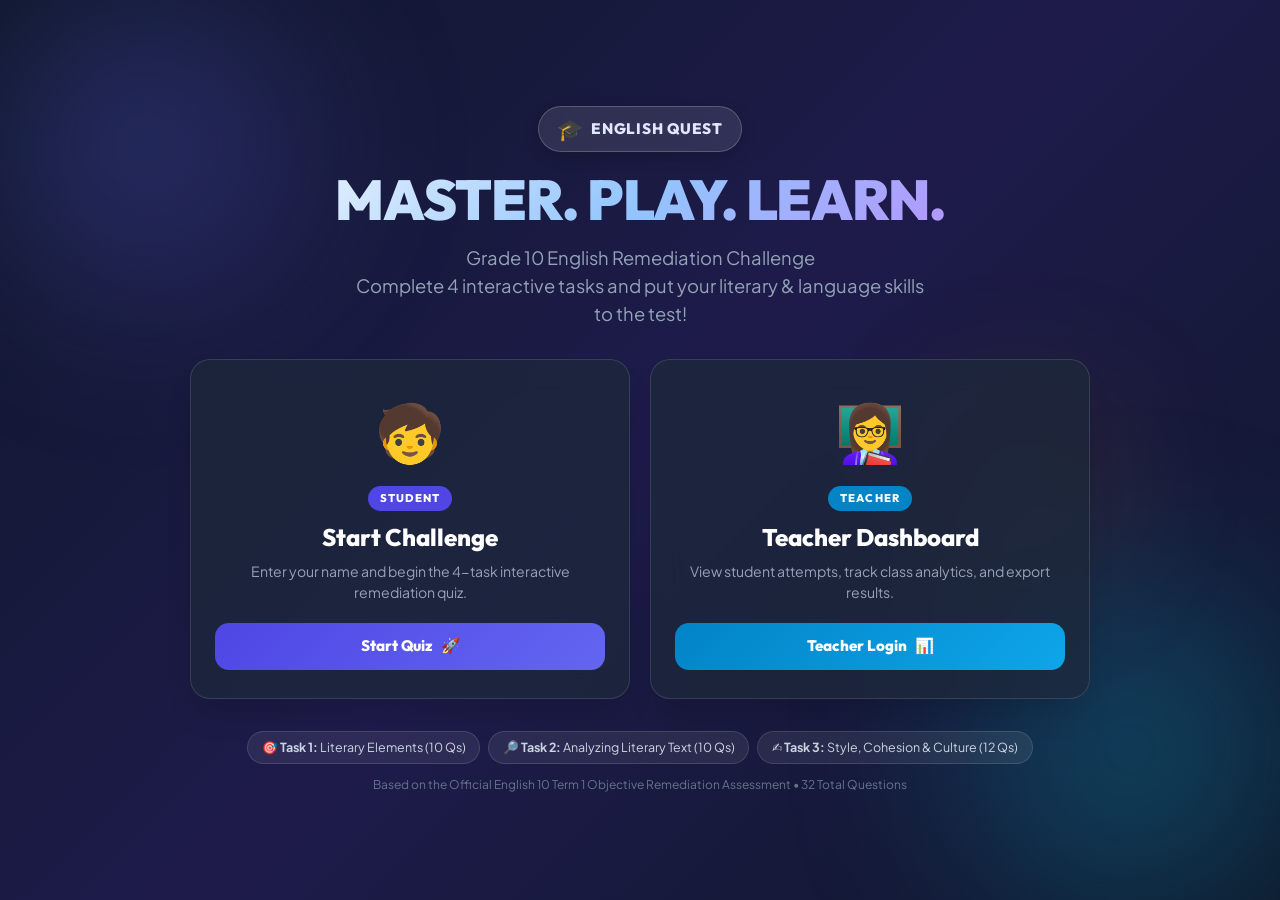
<file: index.html>
<!doctype html>
<html lang="en">
  <head>
    <meta charset="UTF-8" />
    <meta name="viewport" content="width=device-width, initial-scale=1.0" />
    <title>English Quest — Interactive English 10 Remediation</title>
    <link rel="preconnect" href="https://fonts.googleapis.com" />
    <link rel="preconnect" href="https://fonts.gstatic.com" crossorigin />
    <link
      href="https://fonts.googleapis.com/css2?family=Plus+Jakarta+Sans:wght@400;500;600;700;800&family=Outfit:wght@600;700;800;900&display=swap"
      rel="stylesheet"
    />
    <link rel="stylesheet" href="css/style.css" />
  </head>
  <body class="landing-body">
    <!-- Animated background particles/shapes -->
    <div class="bg-shape shape-1"></div>
    <div class="bg-shape shape-2"></div>
    <div class="bg-shape shape-3"></div>

    <div class="landing-container">
      <!-- Brand Header -->
      <header class="landing-header">
        <div class="hero-logo-badge">
          <span class="logo-emoji">🎓</span>
          <span class="logo-text">ENGLISH QUEST</span>
        </div>
        <h1 class="landing-title">MASTER. PLAY. LEARN.</h1>
        <p class="landing-subtitle">
          Grade 10 English Remediation Challenge<br />
          Complete 4 interactive tasks and put your literary & language skills
          to the test!
        </p>
      </header>

      <!-- Role Selection Cards -->
      <main class="portal-grid">
        <!-- Student Portal Option -->
        <a href="student.html" class="portal-card student-card">
          <div class="portal-card-glow"></div>
          <div class="portal-icon">🧒</div>
          <div class="portal-info">
            <span class="portal-role-tag student-tag">STUDENT</span>
            <h2 class="portal-heading">Start Challenge</h2>
            <p class="portal-desc">
              Enter your name and begin the 4-task interactive remediation quiz.
            </p>
          </div>
          <div class="portal-btn student-btn">
            <span>Start Quiz</span>
            <span class="btn-arrow">🚀</span>
          </div>
        </a>

        <!-- Teacher Portal Option -->
        <a href="teacher-login.html" class="portal-card teacher-card">
          <div class="portal-card-glow"></div>
          <div class="portal-icon">👩‍🏫</div>
          <div class="portal-info">
            <span class="portal-role-tag teacher-tag">TEACHER</span>
            <h2 class="portal-heading">Teacher Dashboard</h2>
            <p class="portal-desc">
              View student attempts, track class analytics, and export results.
            </p>
          </div>
          <div class="portal-btn teacher-btn">
            <span>Teacher Login</span>
            <span class="btn-arrow">📊</span>
          </div>
        </a>
      </main>

      <!-- Tasks Overview Bar -->
      <footer class="landing-footer">
        <div class="task-pill-bar">
          <div class="task-mini-pill">
            🎯 <strong>Task 1:</strong> Literary Elements (10 Qs)
          </div>
          <div class="task-mini-pill">
            🔎 <strong>Task 2:</strong> Analyzing Literary Text (10 Qs)
          </div>
          <div class="task-mini-pill">
            ✍️ <strong>Task 3:</strong> Style, Cohesion & Culture (12 Qs)
          </div>
        </div>
        <p class="curriculum-note">
          Based on the Official English 10 Term 1 Objective Remediation
          Assessment • 32 Total Questions
        </p>
      </footer>
    </div>
  </body>
</html>
</file>
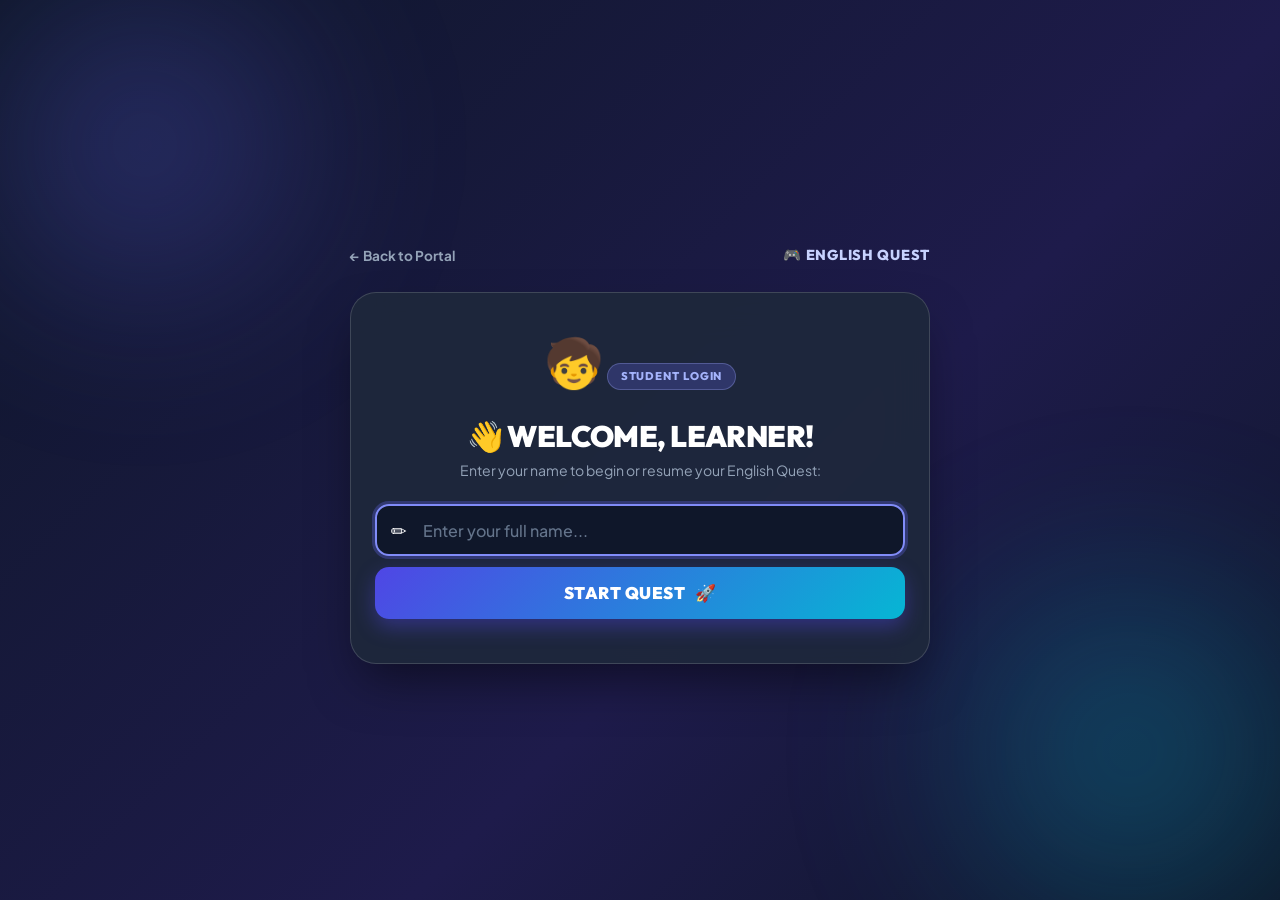
<file: login.html>
<!DOCTYPE html>
<html lang="en">
<head>
    <meta charset="UTF-8">
    <meta name="viewport" content="width=device-width, initial-scale=1.0, maximum-scale=5.0, viewport-fit=cover">
    <title>Student Login — English Quest</title>
    <link rel="preconnect" href="https://fonts.googleapis.com">
    <link rel="preconnect" href="https://fonts.gstatic.com" crossorigin>
    <link href="https://fonts.googleapis.com/css2?family=Plus+Jakarta+Sans:wght@400;500;600;700;800&family=Outfit:wght@600;700;800;900&display=swap" rel="stylesheet">
    <link rel="stylesheet" href="css/style.css">
    <link rel="stylesheet" href="css/student.css">
    <link rel="stylesheet" href="css/responsive.css">
</head>
<body class="student-page-body">
    <div class="bg-shape shape-1"></div>
    <div class="bg-shape shape-2"></div>

    <div class="student-wrapper">
        <header class="top-bar">
            <a href="index.html" class="back-link">← Back to Portal</a>
            <div class="brand-mini">🎮 ENGLISH QUEST</div>
        </header>

        <main id="nameEntryCard" class="entry-card">
            <div class="avatar-header">
                <div class="animated-avatar">🧒</div>
                <span class="badge-role">STUDENT LOGIN</span>
            </div>

            <h1 class="entry-title">👋 WELCOME, LEARNER!</h1>
            <p class="entry-subtitle">Enter your name to begin or resume your English Quest:</p>

            <form id="studentNameForm" class="name-form" novalidate onsubmit="handleLoginSubmit(event)">
                <div class="input-group">
                    <span class="input-icon">✏️</span>
                    <input type="text" id="studentNameInput" class="name-input" placeholder="Enter your full name..." maxlength="50" required autofocus autocomplete="name" aria-label="Student Full Name">
                </div>
                <p id="nameError" class="input-error hidden" role="alert">Please enter your name (at least 2 characters).</p>

                <button type="submit" id="nameSubmitBtn" class="btn-launch">
                    <span>START QUEST</span>
                    <span>🚀</span>
                </button>
            </form>
        </main>
    </div>

    <script src="js/auth.js"></script>
    <script>
        function handleLoginSubmit(e) {
            e.preventDefault();
            const input = document.getElementById('studentNameInput');
            const err = document.getElementById('nameError');
            const val = input.value.trim();
            if (!val || val.length < 2) {
                err.classList.remove('hidden');
                return;
            }
            err.classList.add('hidden');
            AuthManager.loginStudent(val);
            sessionStorage.setItem('current_student_name', val);
            localStorage.setItem('student_name', val);
            window.location.href = 'student.html';
        }
    </script>
</body>
</html>
</file>
<file: css/style.css>
/* ==========================================================================
   ENGLISH QUEST DESIGN SYSTEM — MOBILE-FIRST RESPONSIVE CORE
   ========================================================================== */
:root {
    --primary: #4f46e5;
    --primary-hover: #4338ca;
    --primary-glow: rgba(79, 70, 229, 0.4);
    --secondary: #06b6d4;
    --accent: #f59e0b;
    --success: #10b981;
    --success-light: #ecfdf5;
    --danger: #ef4444;
    --danger-light: #fef2f2;
    --bg-page: #f8fafc;
    --text-main: #1e293b;
    --text-muted: #64748b;
    --border-color: #e2e8f0;
    --font-heading: 'Outfit', system-ui, -apple-system, BlinkMacSystemFont, 'Segoe UI', Roboto, sans-serif;
    --font-body: 'Plus Jakarta Sans', system-ui, -apple-system, BlinkMacSystemFont, 'Segoe UI', Roboto, sans-serif;
    --font-mono: 'JetBrains Mono', monospace, sans-serif;
    
    --shadow-sm: 0 1px 3px rgba(0, 0, 0, 0.06);
    --shadow-md: 0 4px 12px rgba(0, 0, 0, 0.08);
    --shadow-lg: 0 10px 24px -4px rgba(0, 0, 0, 0.12);
    --shadow-xl: 0 20px 32px -8px rgba(0, 0, 0, 0.16);

    --radius-sm: 10px;
    --radius-md: 14px;
    --radius-lg: 20px;
    --radius-xl: 26px;
    --radius-full: 9999px;

    --min-touch-target: 44px;
}

*, *::before, *::after {
    box-sizing: border-box;
    margin: 0;
    padding: 0;
    -webkit-tap-highlight-color: transparent;
}

html {
    font-size: 16px;
    -webkit-text-size-adjust: 100%;
}

body {
    font-family: var(--font-body);
    background-color: var(--bg-page);
    color: var(--text-main);
    line-height: 1.5;
    min-height: 100vh;
    min-height: 100dvh;
    overflow-x: hidden;
    position: relative;
    padding-top: env(safe-area-inset-top, 0);
    padding-bottom: env(safe-area-inset-bottom, 0);
    padding-left: env(safe-area-inset-left, 0);
    padding-right: env(safe-area-inset-right, 0);
}

button, a, input, select {
    touch-action: manipulation;
}

/* Background floating glow shapes (GPU-optimized & reduced on mobile) */
.bg-shape {
    position: fixed;
    border-radius: 50%;
    filter: blur(80px);
    z-index: 0;
    pointer-events: none;
    opacity: 0.35;
    will-change: transform;
}

.shape-1 {
    width: clamp(250px, 40vw, 450px);
    height: clamp(250px, 40vw, 450px);
    background: radial-gradient(circle, #6366f1 0%, rgba(99, 102, 241, 0) 70%);
    top: -80px;
    left: -80px;
}

.shape-2 {
    width: clamp(280px, 45vw, 500px);
    height: clamp(280px, 45vw, 500px);
    background: radial-gradient(circle, #06b6d4 0%, rgba(6, 182, 212, 0) 70%);
    bottom: -100px;
    right: -100px;
}

.shape-3 {
    width: 250px;
    height: 250px;
    background: radial-gradient(circle, #f59e0b 0%, rgba(245, 158, 11, 0) 70%);
    top: 40%;
    right: 10%;
    opacity: 0.2;
}

/* Landing Page Styles */
.landing-body {
    background: linear-gradient(135deg, #0f172a 0%, #1e1b4b 50%, #0f172a 100%);
    color: #ffffff;
    display: flex;
    align-items: center;
    justify-content: center;
    min-height: 100vh;
    min-height: 100dvh;
    padding: 1.5rem 1rem;
}

.landing-container {
    max-width: 900px;
    width: 100%;
    margin: 0 auto;
    text-align: center;
    position: relative;
    z-index: 10;
}

.landing-header {
    margin-bottom: 2rem;
}

.hero-logo-badge {
    display: inline-flex;
    align-items: center;
    gap: 0.5rem;
    background: rgba(255, 255, 255, 0.1);
    backdrop-filter: blur(10px);
    border: 1px solid rgba(255, 255, 255, 0.2);
    padding: 0.4rem 1.1rem;
    border-radius: var(--radius-full);
    margin-bottom: 1rem;
    box-shadow: 0 4px 15px rgba(0, 0, 0, 0.2);
}

.logo-emoji {
    font-size: 1.3rem;
}

.logo-text {
    font-family: var(--font-heading);
    font-weight: 800;
    font-size: 0.95rem;
    letter-spacing: 0.05em;
    color: #e0e7ff;
}

.landing-title {
    font-family: var(--font-heading);
    font-size: clamp(2rem, 6vw, 3.5rem);
    font-weight: 900;
    letter-spacing: -0.02em;
    line-height: 1.15;
    margin-bottom: 0.75rem;
    background: linear-gradient(135deg, #ffffff 0%, #93c5fd 50%, #c084fc 100%);
    -webkit-background-clip: text;
    -webkit-text-fill-color: transparent;
}

.landing-subtitle {
    font-size: clamp(0.95rem, 2.5vw, 1.15rem);
    color: #94a3b8;
    max-width: 580px;
    margin: 0 auto;
    line-height: 1.5;
}

.portal-grid {
    display: grid;
    grid-template-columns: 1fr 1fr;
    gap: 1.25rem;
    margin-bottom: 2rem;
}

.portal-card {
    background: rgba(30, 41, 59, 0.75);
    backdrop-filter: blur(16px);
    border: 1.5px solid rgba(255, 255, 255, 0.12);
    border-radius: var(--radius-lg);
    padding: 1.75rem 1.5rem;
    text-decoration: none;
    color: #ffffff;
    display: flex;
    flex-direction: column;
    align-items: center;
    text-align: center;
    position: relative;
    overflow: hidden;
    transition: all 250ms ease;
    box-shadow: var(--shadow-xl);
    min-height: var(--min-touch-target);
}

.portal-card:hover {
    transform: translateY(-4px);
    border-color: rgba(255, 255, 255, 0.3);
}

.portal-icon {
    font-size: clamp(2.5rem, 6vw, 3.5rem);
    margin-bottom: 0.75rem;
}

.portal-role-tag {
    display: inline-block;
    font-family: var(--font-heading);
    font-weight: 800;
    font-size: 0.7rem;
    letter-spacing: 0.1em;
    padding: 0.25rem 0.75rem;
    border-radius: var(--radius-full);
    margin-bottom: 0.5rem;
}

.student-tag { background: #4f46e5; color: #ffffff; }
.teacher-tag { background: #0284c7; color: #ffffff; }

.portal-heading {
    font-family: var(--font-heading);
    font-size: clamp(1.2rem, 3vw, 1.5rem);
    font-weight: 800;
    margin-bottom: 0.35rem;
    color: #ffffff;
}

.portal-desc {
    font-size: 0.88rem;
    color: #94a3b8;
    margin-bottom: 1.25rem;
    flex: 1;
}

.portal-btn {
    width: 100%;
    min-height: var(--min-touch-target);
    padding: 0.75rem 1.25rem;
    border-radius: var(--radius-md);
    font-family: var(--font-heading);
    font-weight: 800;
    font-size: 0.95rem;
    display: flex;
    align-items: center;
    justify-content: center;
    gap: 0.5rem;
}

.student-btn { background: linear-gradient(135deg, #4f46e5 0%, #6366f1 100%); color: #ffffff; }
.teacher-btn { background: linear-gradient(135deg, #0284c7 0%, #0ea5e9 100%); color: #ffffff; }

.task-pill-bar {
    display: flex;
    justify-content: center;
    gap: 0.5rem;
    flex-wrap: wrap;
    margin-bottom: 0.75rem;
}

.task-mini-pill {
    background: rgba(255, 255, 255, 0.08);
    backdrop-filter: blur(8px);
    border: 1px solid rgba(255, 255, 255, 0.12);
    padding: 0.4rem 0.85rem;
    border-radius: var(--radius-full);
    font-size: 0.78rem;
    color: #cbd5e1;
}

.curriculum-note {
    font-size: 0.75rem;
    color: #64748b;
}

.hidden {
    display: none !important;
}

/* Mobile Breakpoints */
@media (max-width: 680px) {
    .portal-grid {
        grid-template-columns: 1fr;
        gap: 1rem;
    }
    .landing-header {
        margin-bottom: 1.5rem;
    }
    .portal-card {
        padding: 1.5rem 1.25rem;
    }
}

@media (prefers-reduced-motion: reduce) {
    *, *::before, *::after {
        animation-duration: 0.01ms !important;
        animation-iteration-count: 1 !important;
        transition-duration: 0.01ms !important;
    }
}
</file>
<file: css/student.css>
/* ==========================================================================
   STUDENT NAME ENTRY & QUEST MAP — MOBILE FIRST
   ========================================================================== */
.student-page-body {
    background: linear-gradient(135deg, #0f172a 0%, #1e1b4b 60%, #0f172a 100%);
    color: #ffffff;
    min-height: 100vh;
    min-height: 100dvh;
    display: flex;
    align-items: center;
    justify-content: center;
    padding: 1.25rem 0.85rem;
}

.student-wrapper {
    max-width: 580px;
    width: 100%;
    margin: 0 auto;
    position: relative;
    z-index: 10;
}

.top-bar {
    display: flex;
    justify-content: space-between;
    align-items: center;
    margin-bottom: 1rem;
}

.back-link {
    color: #94a3b8;
    text-decoration: none;
    font-weight: 700;
    font-size: 0.85rem;
    min-height: 40px;
    display: inline-flex;
    align-items: center;
    transition: color 200ms;
}

.back-link:hover {
    color: #ffffff;
}

.brand-mini {
    font-family: var(--font-heading);
    font-weight: 800;
    font-size: 0.9rem;
    color: #c7d2fe;
    letter-spacing: 0.05em;
}

.entry-card {
    background: rgba(30, 41, 59, 0.9);
    backdrop-filter: blur(20px);
    border: 1.5px solid rgba(255, 255, 255, 0.15);
    border-radius: var(--radius-xl);
    padding: 2rem 1.5rem;
    box-shadow: 0 25px 50px -12px rgba(0, 0, 0, 0.5);
    text-align: center;
    animation: cardAppear 350ms cubic-bezier(0.34, 1.56, 0.64, 1);
}

@keyframes cardAppear {
    from { opacity: 0; transform: translateY(16px) scale(0.97); }
    to { opacity: 1; transform: translateY(0) scale(1); }
}

.avatar-header {
    margin-bottom: 1rem;
}

.animated-avatar {
    font-size: 3rem;
    margin-bottom: 0.35rem;
    display: inline-block;
}

.badge-role {
    display: inline-block;
    font-family: var(--font-heading);
    font-weight: 800;
    font-size: 0.7rem;
    letter-spacing: 0.08em;
    background: rgba(99, 102, 241, 0.25);
    color: #a5b4fc;
    border: 1px solid rgba(165, 180, 252, 0.3);
    padding: 0.25rem 0.8rem;
    border-radius: var(--radius-full);
}

.badge-ready {
    background: rgba(16, 185, 129, 0.25);
    color: #6ee7b7;
    border-color: rgba(110, 231, 183, 0.3);
}

.entry-title {
    font-family: var(--font-heading);
    font-size: clamp(1.45rem, 4.5vw, 1.85rem);
    font-weight: 900;
    letter-spacing: -0.02em;
    margin-bottom: 0.35rem;
    color: #ffffff;
    line-height: 1.2;
}

.highlight-name {
    color: #fbbf24;
}

.entry-subtitle {
    font-size: 0.88rem;
    color: #94a3b8;
    margin-bottom: 1.5rem;
    line-height: 1.45;
}

.name-form {
    margin-bottom: 0.75rem;
}

.input-group {
    position: relative;
    margin-bottom: 0.65rem;
}

.input-icon {
    position: absolute;
    left: 1rem;
    top: 50%;
    transform: translateY(-50%);
    font-size: 1.2rem;
}

.name-input {
    width: 100%;
    min-height: 52px;
    padding: 0.85rem 1rem 0.85rem 2.85rem;
    background: rgba(15, 23, 42, 0.7);
    border: 2px solid rgba(255, 255, 255, 0.15);
    border-radius: var(--radius-md);
    color: #ffffff;
    font-size: 16px; /* 16px prevents iOS Safari auto-zoom */
    font-family: inherit;
    font-weight: 700;
    transition: all 200ms ease;
}

.name-input:focus {
    outline: none;
    border-color: #818cf8;
    background: rgba(15, 23, 42, 0.95);
    box-shadow: 0 0 0 3px rgba(99, 102, 241, 0.3);
}

.name-input::placeholder {
    color: #64748b;
    font-weight: 500;
}

.input-error {
    color: #f87171;
    font-size: 0.82rem;
    font-weight: 600;
    margin-bottom: 0.75rem;
}

.btn-launch {
    width: 100%;
    min-height: 52px;
    padding: 0.95rem 1.5rem;
    background: linear-gradient(135deg, #4f46e5 0%, #06b6d4 100%);
    color: #ffffff;
    border: none;
    border-radius: var(--radius-md);
    font-family: var(--font-heading);
    font-size: 1.05rem;
    font-weight: 900;
    letter-spacing: 0.03em;
    cursor: pointer;
    display: flex;
    align-items: center;
    justify-content: center;
    gap: 0.6rem;
    box-shadow: 0 8px 20px rgba(79, 70, 229, 0.4);
    transition: all 200ms ease;
}

.btn-launch:active:not(:disabled) {
    transform: scale(0.98);
}

.btn-launch:disabled {
    opacity: 0.6;
    cursor: not-allowed;
}

/* Quest Specs Grid */
.quest-specs-grid {
    display: grid;
    grid-template-columns: repeat(4, 1fr);
    gap: 0.45rem;
    margin-bottom: 1.25rem;
}

.spec-card {
    background: rgba(15, 23, 42, 0.65);
    border: 1px solid rgba(255, 255, 255, 0.1);
    border-radius: var(--radius-sm);
    padding: 0.6rem 0.25rem;
    display: flex;
    flex-direction: column;
    align-items: center;
}

.spec-icon {
    font-size: 1.15rem;
    margin-bottom: 0.1rem;
}

.spec-val {
    font-family: var(--font-heading);
    font-weight: 800;
    font-size: 0.88rem;
    color: #ffffff;
}

.spec-lbl {
    font-size: 0.6rem;
    color: #94a3b8;
    font-weight: 700;
    text-transform: uppercase;
    letter-spacing: 0.04em;
}

/* Quest Map */
.quest-map-container {
    background: rgba(15, 23, 42, 0.5);
    border: 1px solid rgba(255, 255, 255, 0.1);
    border-radius: var(--radius-md);
    padding: 1rem 0.85rem;
    margin-bottom: 1.25rem;
    text-align: left;
}

.quest-map-title {
    font-family: var(--font-heading);
    font-size: 0.8rem;
    font-weight: 800;
    color: #c7d2fe;
    letter-spacing: 0.08em;
    margin-bottom: 0.75rem;
    text-transform: uppercase;
}

.quest-map-steps {
    display: flex;
    flex-direction: column;
    gap: 0.35rem;
}

.map-step-card {
    display: flex;
    align-items: center;
    gap: 0.75rem;
    padding: 0.75rem 0.85rem;
    border-radius: var(--radius-sm);
    background: rgba(30, 41, 59, 0.7);
    border: 1px solid rgba(255, 255, 255, 0.08);
}

.step-unlocked {
    border-color: rgba(99, 102, 241, 0.4);
    background: rgba(49, 46, 129, 0.3);
}

.step-badge {
    width: 28px;
    height: 28px;
    border-radius: var(--radius-full);
    display: flex;
    align-items: center;
    justify-content: center;
    font-family: var(--font-heading);
    font-weight: 800;
    font-size: 0.85rem;
    flex-shrink: 0;
}

.step-unlocked .step-badge {
    background: linear-gradient(135deg, #6366f1, #06b6d4);
    color: #ffffff;
}

.step-locked .step-badge {
    background: rgba(51, 65, 85, 0.8);
    color: #94a3b8;
}

.step-info {
    flex: 1;
    min-width: 0;
}

.step-header {
    display: flex;
    justify-content: space-between;
    align-items: center;
    gap: 0.4rem;
}

.step-title {
    font-family: var(--font-heading);
    font-size: 0.85rem;
    font-weight: 700;
    color: #f8fafc;
    margin: 0;
    white-space: nowrap;
    overflow: hidden;
    text-overflow: ellipsis;
}

.step-status-tag {
    font-size: 0.65rem;
    font-weight: 800;
    padding: 0.15rem 0.45rem;
    border-radius: var(--radius-full);
    white-space: nowrap;
}

.status-active {
    background: rgba(16, 185, 129, 0.2);
    color: #6ee7b7;
    border: 1px solid rgba(16, 185, 129, 0.4);
}

.status-locked {
    background: rgba(100, 116, 139, 0.2);
    color: #94a3b8;
    border: 1px solid rgba(100, 116, 139, 0.3);
}

.step-desc {
    font-size: 0.75rem;
    color: #94a3b8;
    margin-top: 0.15rem;
    margin-bottom: 0;
    line-height: 1.3;
}

.map-connector {
    text-align: center;
    color: #64748b;
    font-size: 0.85rem;
    font-weight: 800;
    line-height: 1;
}

.start-actions-bar {
    display: flex;
    gap: 0.6rem;
}

.btn-secondary-action {
    min-height: 52px;
    padding: 0.85rem 1.25rem;
    background: rgba(15, 23, 42, 0.6);
    border: 1.5px solid rgba(255, 255, 255, 0.2);
    border-radius: var(--radius-md);
    color: #cbd5e1;
    font-family: var(--font-heading);
    font-weight: 700;
    font-size: 0.9rem;
    cursor: pointer;
    display: inline-flex;
    align-items: center;
    justify-content: center;
    transition: all 200ms ease;
    white-space: nowrap;
}

.btn-secondary-action:hover {
    background: rgba(30, 41, 59, 0.8);
    color: #ffffff;
}

@media (max-width: 480px) {
    .quest-specs-grid {
        grid-template-columns: repeat(2, 1fr);
    }
    .start-actions-bar {
        flex-direction: column-reverse;
    }
    .btn-secondary-action {
        width: 100%;
    }
    .entry-card {
        padding: 1.5rem 1rem;
    }
}

/* ==========================================================================
   ACTIVE ATTEMPT RESUME BANNER
   ========================================================================== */
.active-attempt-banner {
    background: linear-gradient(135deg, rgba(99, 102, 241, 0.2) 0%, rgba(6, 182, 212, 0.2) 100%);
    border: 1.5px solid rgba(129, 140, 248, 0.4);
    border-radius: var(--radius-md);
    padding: 1rem 1.1rem;
    margin-bottom: 1.25rem;
    text-align: left;
    box-shadow: 0 10px 25px -5px rgba(99, 102, 241, 0.2);
    animation: pulseBorder 3s infinite alternate;
}

@keyframes pulseBorder {
    0% { border-color: rgba(129, 140, 248, 0.4); box-shadow: 0 0 15px rgba(99, 102, 241, 0.2); }
    100% { border-color: rgba(6, 182, 212, 0.6); box-shadow: 0 0 20px rgba(6, 182, 212, 0.3); }
}

.banner-header {
    display: flex;
    align-items: center;
    gap: 0.65rem;
    margin-bottom: 0.85rem;
}

.banner-icon {
    font-size: 1.5rem;
    line-height: 1;
}

.banner-title {
    font-family: var(--font-heading);
    font-weight: 800;
    font-size: 0.95rem;
    color: #38bdf8;
    letter-spacing: 0.04em;
    margin: 0;
}

.banner-sub {
    font-size: 0.76rem;
    color: #94a3b8;
    margin: 0.1rem 0 0 0;
}

.attempt-stats-row {
    display: grid;
    grid-template-columns: repeat(4, 1fr);
    gap: 0.5rem;
    background: rgba(15, 23, 42, 0.65);
    border-radius: var(--radius-sm);
    padding: 0.65rem 0.5rem;
    border: 1px solid rgba(255, 255, 255, 0.08);
}

.attempt-stat {
    display: flex;
    flex-direction: column;
    align-items: center;
    text-align: center;
}

.attempt-stat-val {
    font-family: var(--font-heading);
    font-weight: 800;
    font-size: 0.92rem;
    color: #f8fafc;
}

.attempt-stat-lbl {
    font-size: 0.62rem;
    color: #94a3b8;
    font-weight: 700;
    text-transform: uppercase;
    letter-spacing: 0.03em;
}

@media (max-width: 480px) {
    .attempt-stats-row {
        grid-template-columns: repeat(2, 1fr);
        gap: 0.6rem;
    }
}

/* ==========================================================================
   TASK ROADMAP ITEM ACTIONS & COMPLETED STATES
   ========================================================================== */
.step-completed {
    border-color: rgba(16, 185, 129, 0.45) !important;
    background: rgba(6, 78, 59, 0.25) !important;
}

.step-completed .step-badge {
    background: linear-gradient(135deg, #10b981, #059669) !important;
    color: #ffffff !important;
}

.status-completed {
    background: rgba(16, 185, 129, 0.25) !important;
    color: #6ee7b7 !important;
    border: 1px solid rgba(16, 185, 129, 0.5) !important;
}

.status-available {
    background: rgba(99, 102, 241, 0.25) !important;
    color: #a5b4fc !important;
    border: 1px solid rgba(165, 180, 252, 0.45) !important;
}

.step-score-info {
    font-size: 0.78rem;
    font-weight: 700;
    color: #34d399;
    margin-top: 0.2rem;
    font-family: var(--font-mono, monospace);
}

.step-action-col {
    display: flex;
    align-items: center;
    justify-content: flex-end;
    margin-left: auto;
    flex-shrink: 0;
}

.btn-step-action {
    padding: 0.4rem 0.85rem;
    font-family: var(--font-heading);
    font-size: 0.78rem;
    font-weight: 800;
    border-radius: var(--radius-sm);
    text-decoration: none;
    display: inline-flex;
    align-items: center;
    justify-content: center;
    gap: 0.3rem;
    transition: all 180ms ease;
    cursor: pointer;
    border: 1.5px solid transparent;
    white-space: nowrap;
}

.btn-start-task {
    background: linear-gradient(135deg, #4f46e5, #06b6d4);
    color: #ffffff;
    box-shadow: 0 4px 12px rgba(79, 70, 229, 0.35);
}

.btn-start-task:hover {
    transform: translateY(-1px);
    box-shadow: 0 6px 16px rgba(79, 70, 229, 0.5);
}

.btn-resume-task {
    background: linear-gradient(135deg, #f59e0b, #d97706);
    color: #ffffff;
    box-shadow: 0 4px 12px rgba(245, 158, 11, 0.35);
}

.btn-view-sub {
    background: rgba(16, 185, 129, 0.2);
    color: #6ee7b7;
    border-color: rgba(16, 185, 129, 0.4);
}

.btn-view-sub:hover {
    background: rgba(16, 185, 129, 0.35);
    color: #ffffff;
}

.btn-locked-task {
    background: rgba(15, 23, 42, 0.5);
    color: #64748b;
    border-color: rgba(255, 255, 255, 0.08);
    cursor: not-allowed;
}

.all-completed-box {
    background: linear-gradient(135deg, rgba(6, 78, 59, 0.6), rgba(15, 23, 42, 0.8));
    border: 1.5px solid rgba(16, 185, 129, 0.4);
    border-radius: var(--radius-md);
    padding: 1.25rem;
    margin-top: 1.25rem;
    display: flex;
    flex-direction: column;
    align-items: center;
    text-align: center;
    gap: 0.75rem;
}

.all-completed-box .ac-icon {
    font-size: 2.5rem;
    line-height: 1;
}

.all-completed-box .ac-text h4 {
    font-family: var(--font-heading);
    font-size: 1.1rem;
    font-weight: 900;
    color: #34d399;
    margin: 0 0 0.25rem 0;
}

.all-completed-box .ac-text p {
    font-size: 0.82rem;
    color: #cbd5e1;
    margin: 0;
}
</file>
<file: css/responsive.css>
/* ==========================================================================
   RESPONSIVE STYLESHEET — ENGLISH QUEST
   Tailored for Mobile-first (320px to 430px), Tablets (768px - 1024px), & Desktops (1366px - 1920px)
   ========================================================================== */

/* Universal mobile-friendly adjustments */
html, body {
  max-width: 100vw;
  overflow-x: hidden;
  -webkit-text-size-adjust: 100%;
}

/* Touch targets and tap enhancements */
button, 
.choice-item, 
.portal-card, 
.action-btn, 
.nav-pill {
  min-height: 44px;
  touch-action: manipulation;
  -webkit-tap-highlight-color: transparent;
}

/* Base Mobile Viewports (320px to 480px) */
@media screen and (max-width: 480px) {
  .landing-title {
    font-size: 1.85rem !important;
    line-height: 1.2 !important;
  }

  .landing-subtitle {
    font-size: 0.92rem !important;
    padding: 0 0.5rem;
  }

  .portal-grid {
    grid-template-columns: 1fr !important;
    gap: 1.25rem !important;
    padding: 0 0.75rem !important;
  }

  .portal-card {
    padding: 1.25rem !important;
  }

  .quiz-header {
    padding: 0.75rem 1rem !important;
    flex-wrap: wrap !important;
    gap: 0.5rem !important;
  }

  .quiz-status-bar {
    width: 100%;
    justify-content: space-between;
  }

  .question-navigator {
    gap: 0.25rem !important;
    padding: 0.5rem 0.25rem !important;
    overflow-x: auto !important;
    -webkit-overflow-scrolling: touch;
  }

  .nav-pill {
    min-width: 2rem !important;
    height: 2rem !important;
    font-size: 0.8rem !important;
    padding: 0 0.35rem !important;
  }

  .question-card {
    padding: 1.25rem 1rem !important;
    border-radius: 1rem !important;
  }

  .question-text {
    font-size: 1.05rem !important;
    line-height: 1.45 !important;
  }

  .choice-item {
    padding: 0.85rem 1rem !important;
    font-size: 0.95rem !important;
    border-radius: 0.85rem !important;
  }

  .choice-letter {
    width: 1.75rem !important;
    height: 1.75rem !important;
    font-size: 0.85rem !important;
    margin-right: 0.65rem !important;
  }

  .reading-pane {
    padding: 1rem !important;
    font-size: 0.92rem !important;
  }

  /* Result screen mobile adjustments */
  .result-card {
    padding: 1.5rem 1rem !important;
    border-radius: 1.25rem !important;
  }

  .score-circle-outer {
    width: 140px !important;
    height: 140px !important;
  }

  .score-number {
    font-size: 2.2rem !important;
  }

  .task-breakdown-grid {
    grid-template-columns: 1fr !important;
    gap: 0.75rem !important;
  }
}

/* Tablet Viewports (481px to 768px) */
@media screen and (min-width: 481px) and (max-width: 768px) {
  .portal-grid {
    grid-template-columns: 1fr !important;
    max-width: 520px;
    margin: 0 auto;
  }

  .question-navigator {
    gap: 0.4rem;
  }

  .nav-pill {
    min-width: 2.2rem;
    height: 2.2rem;
    font-size: 0.85rem;
  }

  .task-breakdown-grid {
    grid-template-columns: repeat(3, 1fr) !important;
  }
}

/* Large Tablet / Small Laptop (769px to 1024px) */
@media screen and (min-width: 769px) and (max-width: 1024px) {
  .portal-grid {
    grid-template-columns: repeat(2, 1fr) !important;
    max-width: 760px;
  }

  .quiz-layout {
    max-width: 800px;
  }

  .task-breakdown-grid {
    grid-template-columns: repeat(3, 1fr);
  }
}

/* Desktop & Ultra-wide (1025px and up) */
@media screen and (min-width: 1025px) {
  .portal-grid {
    grid-template-columns: repeat(2, 1fr);
    max-width: 840px;
  }

  .quiz-layout {
    max-width: 860px;
  }
}

/* Accessibility & High Contrast / Reduced Motion Support */
@media (prefers-reduced-motion: reduce) {
  *, ::before, ::after {
    animation-duration: 0.01ms !important;
    animation-iteration-count: 1 !important;
    transition-duration: 0.01ms !important;
    scroll-behavior: auto !important;
  }
}
</file>
